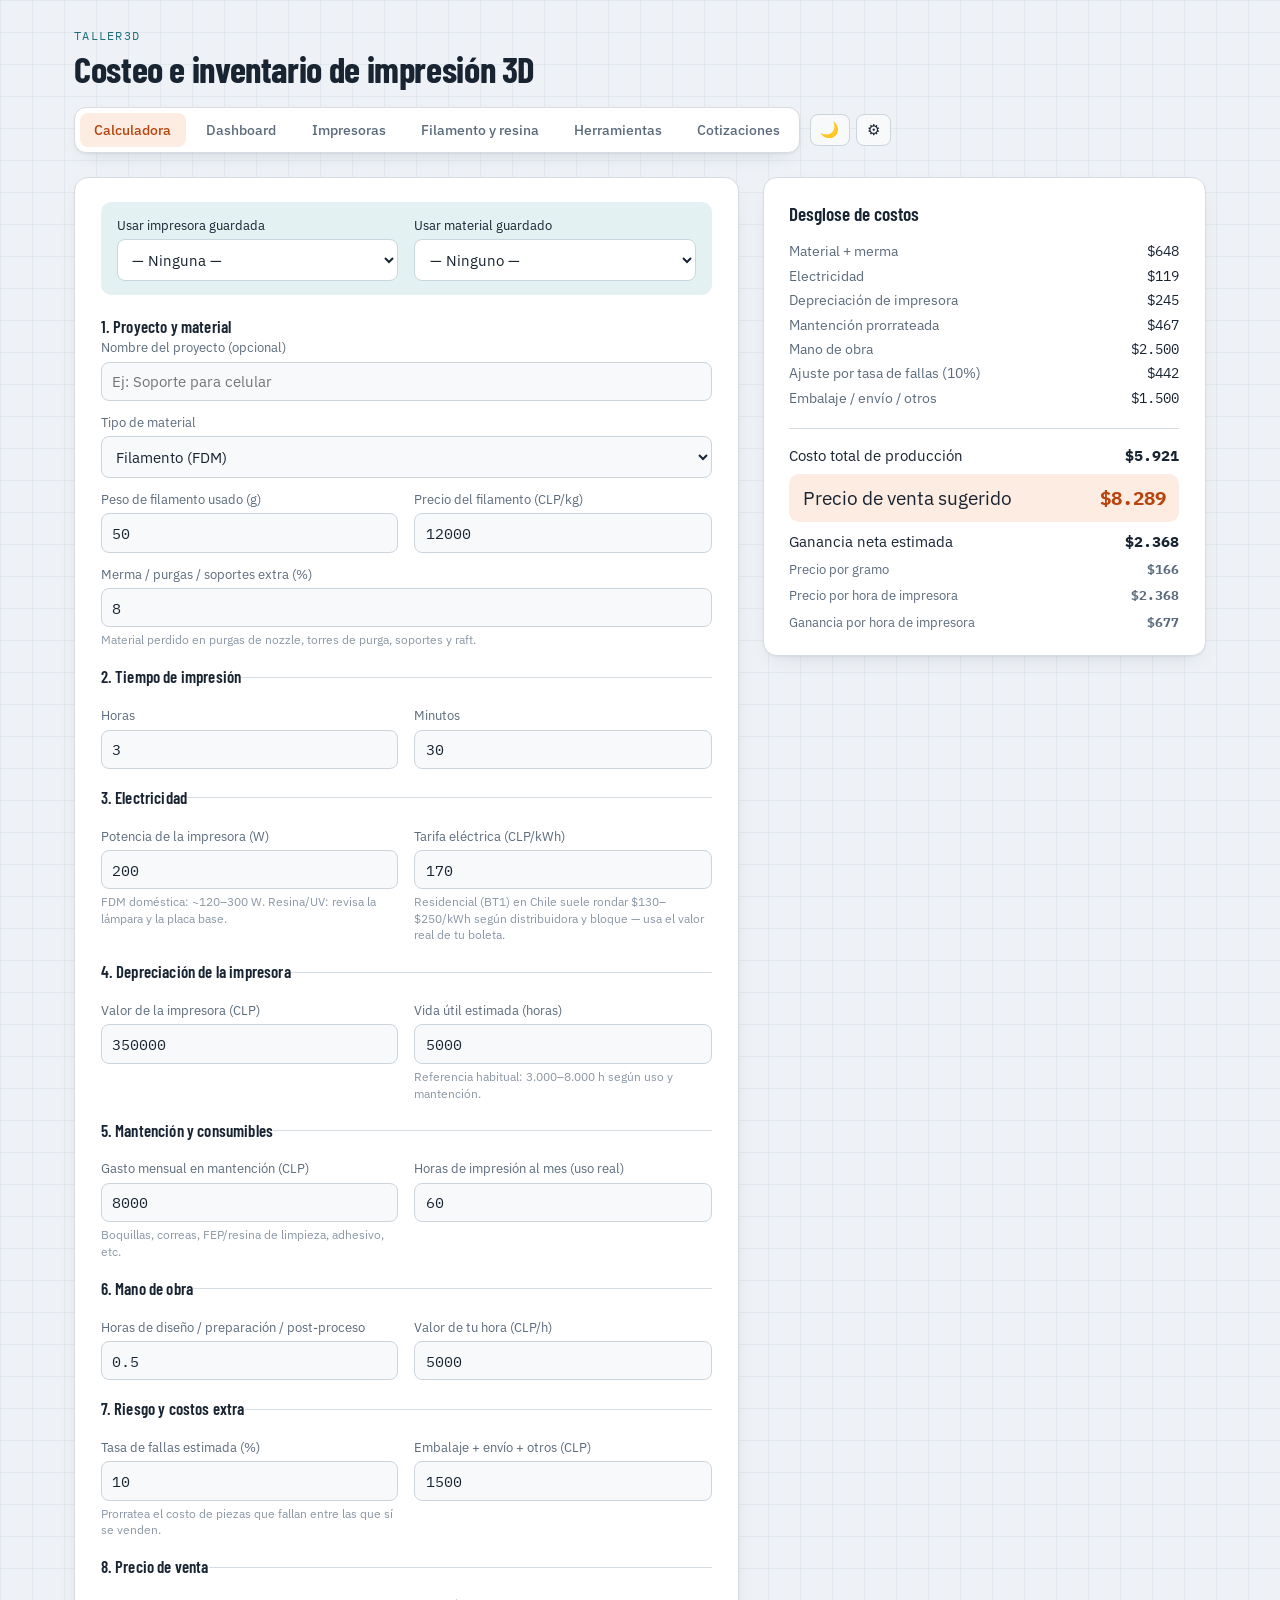
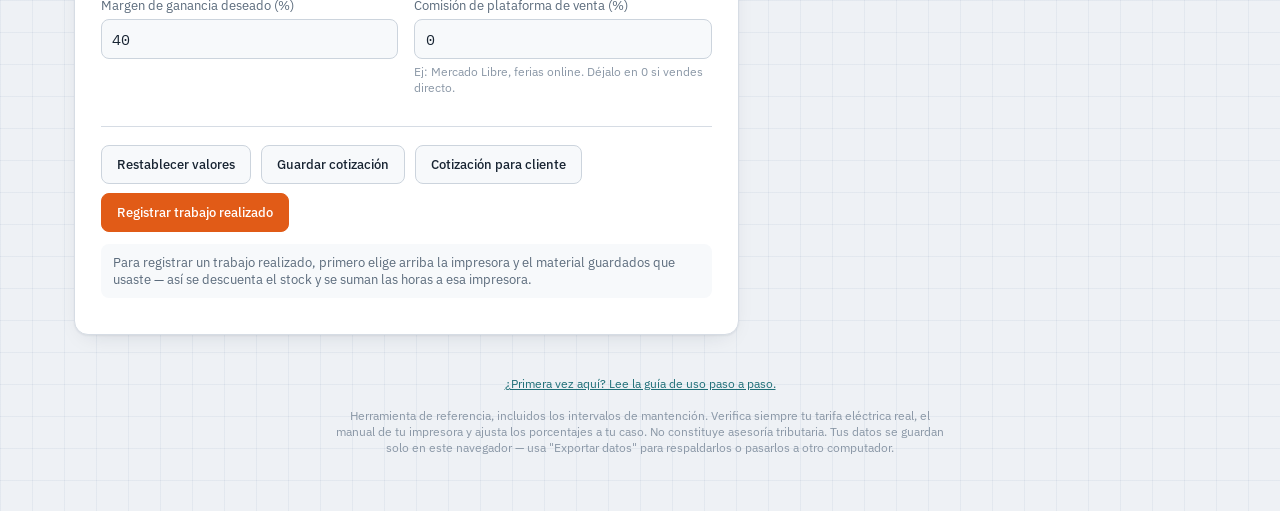
<file: index.html>
<!doctype html>
<html lang="es-CL">
<head>
<meta charset="UTF-8">
<meta name="viewport" content="width=device-width, initial-scale=1.0">
<title>Taller3D — Calculadora e inventario de impresión 3D</title>
<link rel="preconnect" href="https://fonts.googleapis.com">
<link rel="preconnect" href="https://fonts.gstatic.com" crossorigin>
<link href="https://fonts.googleapis.com/css2?family=Barlow+Condensed:wght@600;700&family=IBM+Plex+Sans:wght@400;500;600&family=IBM+Plex+Mono:wght@400;500;600&display=swap" rel="stylesheet">
<link rel="stylesheet" href="style.css">
</head>
<body>
<div class="shell">
  <div class="app-top">
    <div class="brand">
      <span class="eyebrow">Taller3D</span>
      <h1>Costeo e inventario de impresión 3D</h1>
    </div>
    <div class="top-controls">
      <nav class="tabs" role="tablist" aria-label="Secciones">
        <button class="tab-btn active" data-tab="calc" role="tab" aria-selected="true">Calculadora</button>
        <button class="tab-btn" data-tab="dashboard" role="tab" aria-selected="false">Dashboard</button>
        <button class="tab-btn" data-tab="printers" role="tab" aria-selected="false">Impresoras</button>
        <button class="tab-btn" data-tab="materials" role="tab" aria-selected="false">Filamento y resina</button>
        <button class="tab-btn" data-tab="tools" role="tab" aria-selected="false">Herramientas</button>
        <button class="tab-btn" data-tab="quotes" role="tab" aria-selected="false">Cotizaciones</button>
      </nav>
      <div class="icon-controls">
        <button class="btn btn-icon" id="btn-theme-toggle" title="Cambiar tema" aria-label="Cambiar tema claro/oscuro">🌙</button>
        <button class="btn btn-icon" id="btn-data-menu" title="Copia de seguridad de tus datos" aria-label="Exportar o importar datos">⚙</button>
      </div>
    </div>
  </div>

  <!-- ===== CALCULADORA ===== -->
  <section class="panel-view active" data-panel="calc">
    <div class="layout">
      <form id="calc-form" class="panel">

        <div class="quickfill">
          <label>
            Usar impresora guardada
            <select id="calcPrinterSelect">
              <option value="">— Ninguna —</option>
            </select>
          </label>
          <label>
            Usar material guardado
            <select id="calcMaterialSelect">
              <option value="">— Ninguno —</option>
            </select>
          </label>
        </div>

        <fieldset>
          <legend>1. Proyecto y material</legend>
          <label>
            Nombre del proyecto (opcional)
            <input type="text" id="projectName" placeholder="Ej: Soporte para celular">
          </label>
          <label>
            Tipo de material
            <select id="materialType">
              <option value="filamento">Filamento (FDM)</option>
              <option value="resina">Resina (SLA/DLP)</option>
            </select>
          </label>
          <div class="row">
            <label>
              <span id="weightLabel">Peso de filamento usado (g)</span>
              <input type="number" id="filamentWeight" min="0" step="0.1" value="50" required>
            </label>
            <label>
              <span id="priceLabel">Precio del filamento (CLP/kg)</span>
              <input type="number" id="filamentPrice" min="0" step="100" value="12000" required>
            </label>
          </div>
          <label>
            Merma / purgas / soportes extra (%)
            <input type="number" id="wastePercent" min="0" max="100" step="1" value="8">
            <small id="wasteHint">Material perdido en purgas de nozzle, torres de purga, soportes y raft.</small>
          </label>
        </fieldset>

        <fieldset>
          <legend>2. Tiempo de impresión</legend>
          <div class="row">
            <label>
              Horas
              <input type="number" id="printHours" min="0" step="1" value="3">
            </label>
            <label>
              Minutos
              <input type="number" id="printMinutes" min="0" max="59" step="1" value="30">
            </label>
          </div>
        </fieldset>

        <fieldset>
          <legend>3. Electricidad</legend>
          <div class="row">
            <label>
              Potencia de la impresora (W)
              <input type="number" id="printerPower" min="0" step="10" value="200">
              <small>FDM doméstica: ~120–300 W. Resina/UV: revisa la lámpara y la placa base.</small>
            </label>
            <label>
              Tarifa eléctrica (CLP/kWh)
              <input type="number" id="electricityRate" min="0" step="1" value="170">
              <small>Residencial (BT1) en Chile suele rondar $130–$250/kWh según distribuidora y bloque — usa el valor real de tu boleta.</small>
            </label>
          </div>
        </fieldset>

        <fieldset>
          <legend>4. Depreciación de la impresora</legend>
          <div class="row">
            <label>
              Valor de la impresora (CLP)
              <input type="number" id="printerCost" min="0" step="1000" value="350000">
            </label>
            <label>
              Vida útil estimada (horas)
              <input type="number" id="printerLifespan" min="0" step="100" value="5000">
              <small>Referencia habitual: 3.000–8.000 h según uso y mantención.</small>
            </label>
          </div>
        </fieldset>

        <fieldset>
          <legend>5. Mantención y consumibles</legend>
          <div class="row">
            <label>
              Gasto mensual en mantención (CLP)
              <input type="number" id="maintenanceMonthly" min="0" step="500" value="8000">
              <small>Boquillas, correas, FEP/resina de limpieza, adhesivo, etc.</small>
            </label>
            <label>
              Horas de impresión al mes (uso real)
              <input type="number" id="monthlyHours" min="1" step="1" value="60">
            </label>
          </div>
        </fieldset>

        <fieldset>
          <legend>6. Mano de obra</legend>
          <div class="row">
            <label>
              Horas de diseño / preparación / post-proceso
              <input type="number" id="laborHours" min="0" step="0.1" value="0.5">
            </label>
            <label>
              Valor de tu hora (CLP/h)
              <input type="number" id="laborRate" min="0" step="500" value="5000">
            </label>
          </div>
        </fieldset>

        <fieldset>
          <legend>7. Riesgo y costos extra</legend>
          <div class="row">
            <label>
              Tasa de fallas estimada (%)
              <input type="number" id="failureRate" min="0" max="95" step="1" value="10">
              <small>Prorratea el costo de piezas que fallan entre las que sí se venden.</small>
            </label>
            <label>
              Embalaje + envío + otros (CLP)
              <input type="number" id="extraCosts" min="0" step="100" value="1500">
            </label>
          </div>
        </fieldset>

        <fieldset>
          <legend>8. Precio de venta</legend>
          <div class="row">
            <label>
              Margen de ganancia deseado (%)
              <input type="number" id="marginPercent" min="0" step="1" value="40">
            </label>
            <label>
              Comisión de plataforma de venta (%)
              <input type="number" id="platformFee" min="0" max="90" step="1" value="0">
              <small>Ej: Mercado Libre, ferias online. Déjalo en 0 si vendes directo.</small>
            </label>
          </div>
        </fieldset>

        <div class="actions">
          <button type="button" class="btn" id="btn-reset">Restablecer valores</button>
          <button type="button" class="btn" id="btn-save-quote">Guardar cotización</button>
          <button type="button" class="btn" id="btn-print-quote">Cotización para cliente</button>
          <button type="button" class="btn btn-primary" id="btn-log-job">Registrar trabajo realizado</button>
        </div>
        <p class="inline-note" id="logJobHint">Para registrar un trabajo realizado, primero elige arriba la impresora y el material guardados que usaste — así se descuenta el stock y se suman las horas a esa impresora.</p>
      </form>

      <section class="panel result">
        <h2>Desglose de costos</h2>
        <dl class="breakdown" id="breakdown"></dl>
        <div class="totals">
          <div class="total-line">
            <span>Costo total de producción</span>
            <strong id="totalCost">$0</strong>
          </div>
          <div class="total-line highlight">
            <span>Precio de venta sugerido</span>
            <strong id="suggestedPrice">$0</strong>
          </div>
          <div class="total-line">
            <span>Ganancia neta estimada</span>
            <strong id="netProfit">$0</strong>
          </div>
          <div class="total-line small">
            <span id="perUnitLabel">Precio por gramo</span>
            <strong id="pricePerGram">$0</strong>
          </div>
          <div class="total-line small">
            <span>Precio por hora de impresora</span>
            <strong id="pricePerHour">$0</strong>
          </div>
          <div class="total-line small">
            <span>Ganancia por hora de impresora</span>
            <strong id="profitPerHour">$0</strong>
          </div>
        </div>
      </section>
    </div>
  </section>

  <!-- ===== DASHBOARD ===== -->
  <section class="panel-view" data-panel="dashboard">
    <div class="view-toolbar">
      <div>
        <h2>Panel de control</h2>
        <p>Historial de trabajos realizados, filamentos más usados, horas por impresora y mantenciones recomendadas.</p>
      </div>
    </div>

    <div id="dashboardEmpty" class="empty-state" hidden>
      <strong>Todavía no registras trabajos</strong>
      Ve a la Calculadora, elige una impresora y un material guardados, y presiona "Registrar trabajo realizado" cuando termines una impresión real. Aquí se irá armando tu historial.
    </div>

    <div id="dashboardContent" hidden>
      <div class="stat-grid">
        <div class="stat-tile">
          <span class="stat-label">Trabajos registrados</span>
          <strong class="stat-value" id="statJobCount">0</strong>
        </div>
        <div class="stat-tile">
          <span class="stat-label">Horas de impresión acumuladas</span>
          <strong class="stat-value" id="statTotalHours">0 h</strong>
        </div>
        <div class="stat-tile">
          <span class="stat-label">Ingresos estimados totales</span>
          <strong class="stat-value" id="statTotalRevenue">$0</strong>
        </div>
        <div class="stat-tile">
          <span class="stat-label">Ganancia neta estimada total</span>
          <strong class="stat-value" id="statTotalProfit">$0</strong>
        </div>
      </div>

      <div class="dash-section">
        <h3>Filamento y resina más usados</h3>
        <div id="materialRanking" class="rank-list"></div>
      </div>

      <div class="dash-section">
        <h3>Uso y mantención por impresora</h3>
        <p class="section-hint">Los intervalos de mantención son una referencia general — ajústalos al manual de tu impresora.</p>
        <div id="printerUsageList" class="printer-usage-list"></div>
      </div>

      <div class="dash-section">
        <h3>Historial de trabajos</h3>
        <div id="jobsHistoryList" class="list-rows"></div>
      </div>
    </div>
  </section>

  <!-- ===== IMPRESORAS ===== -->
  <section class="panel-view" data-panel="printers">
    <div class="view-toolbar">
      <div>
        <h2>Tus impresoras</h2>
        <p>FDM y resina, con foto, especificaciones y el dato que alimenta la calculadora (potencia, valor, vida útil).</p>
      </div>
      <div class="toolbar-btn-group">
        <button class="btn" id="btn-open-catalog">Elegir del catálogo</button>
        <button class="btn btn-primary" id="btn-add-printer">+ Nueva impresora</button>
      </div>
    </div>
    <div id="printersEmpty" class="empty-state" hidden>
      <strong>Todavía no agregas impresoras</strong>
      Registra tu primera impresora para verla aquí y usarla directo en la calculadora.
    </div>
    <div id="printersGrid" class="card-grid"></div>
  </section>

  <!-- ===== MATERIALES ===== -->
  <section class="panel-view" data-panel="materials">
    <div class="view-toolbar">
      <div>
        <h2>Filamento y resina</h2>
        <p>Tu stock de materiales, con color, marca y precio — selecciónalos directo desde la calculadora.</p>
      </div>
      <button class="btn btn-primary" id="btn-add-material">+ Nuevo material</button>
    </div>
    <div id="materialsEmpty" class="empty-state" hidden>
      <strong>Todavía no agregas materiales</strong>
      Registra tus rollos de filamento o botellas de resina para llevar el stock.
    </div>
    <div id="materialsList" class="list-rows"></div>
  </section>

  <!-- ===== HERRAMIENTAS ===== -->
  <section class="panel-view" data-panel="tools">
    <div class="view-toolbar">
      <div>
        <h2>Herramientas y accesorios</h2>
        <p>Espátulas, boquillas de repuesto, guantes de nitrilo, lijas — lo que usas junto a la impresora.</p>
      </div>
      <button class="btn btn-primary" id="btn-add-tool">+ Nueva herramienta</button>
    </div>
    <div id="toolsEmpty" class="empty-state" hidden>
      <strong>Todavía no agregas herramientas</strong>
      Registra tus herramientas y accesorios para saber qué tienes y cuánto.
    </div>
    <div id="toolsListRows" class="list-rows"></div>
  </section>

  <!-- ===== COTIZACIONES ===== -->
  <section class="panel-view" data-panel="quotes">
    <div class="view-toolbar">
      <div>
        <h2>Cotizaciones guardadas</h2>
        <p>Cada vez que guardas una cotización desde la calculadora, queda aquí como historial de precios ya calculados.</p>
      </div>
    </div>
    <div id="quotesEmpty" class="empty-state" hidden>
      <strong>Todavía no guardas cotizaciones</strong>
      Ve a la Calculadora, ajusta los valores y presiona "Guardar cotización".
    </div>
    <div id="quotesList" class="list-rows"></div>
  </section>

  <p class="page-footer">
    <a href="guia/">¿Primera vez aquí? Lee la guía de uso paso a paso.</a><br><br>
    Herramienta de referencia, incluidos los intervalos de mantención. Verifica siempre tu tarifa eléctrica real, el manual de tu impresora y ajusta los porcentajes a tu caso. No constituye asesoría tributaria. Tus datos se guardan solo en este navegador — usa "Exportar datos" para respaldarlos o pasarlos a otro computador.
  </p>
</div>

<!-- ===== DIALOG: PRINTER ===== -->
<dialog id="printerDialog">
  <form class="dialog-inner" id="printerForm">
    <h2 id="printerDialogTitle">Nueva impresora</h2>
    <label>
      Nombre
      <input type="text" id="pName" placeholder="Ej: Ender 3 V2" required>
    </label>
    <div class="row">
      <label>
        Marca / modelo
        <input type="text" id="pBrand" placeholder="Ej: Creality Ender 3 V2">
      </label>
      <label>
        Tipo
        <select id="pType">
          <option value="fdm">FDM (filamento)</option>
          <option value="resin">Resina (SLA/DLP)</option>
        </select>
      </label>
    </div>
    <div class="row">
      <label>
        Potencia (W)
        <input type="number" id="pPower" min="0" step="10" value="200">
      </label>
      <label>
        Valor de compra (CLP)
        <input type="number" id="pCost" min="0" step="1000" value="350000">
      </label>
    </div>
    <div class="row">
      <label>
        Vida útil estimada (horas)
        <input type="number" id="pLifespan" min="0" step="100" value="5000">
      </label>
      <label>
        Fecha de compra (opcional)
        <input type="date" id="pDate">
      </label>
    </div>
    <div class="row">
      <label>
        Horas ya usadas (si la impresora no es nueva)
        <input type="number" id="pTotalHours" min="0" step="1" value="0">
      </label>
      <label>
        Intervalo de mantención recomendado (horas)
        <input type="number" id="pMaintenanceInterval" min="0" step="10" value="200">
        <small>Referencia: ~200 h en FDM, ~100 h en resina. Ajusta según tu manual.</small>
      </label>
    </div>
    <label>
      Notas
      <textarea id="pNotes" placeholder="Modificaciones, estado, etc."></textarea>
    </label>
    <label>
      Foto de la impresora
      <div class="image-field">
        <div class="image-preview" id="pImagePreview">sin foto</div>
        <input type="file" id="pImageInput" accept="image/*">
      </div>
      <small>La foto se guarda comprimida en este navegador (no sube a ningún servidor).</small>
    </label>
    <div class="dialog-actions">
      <button type="button" class="btn" id="printerCancel">Cancelar</button>
      <button type="submit" class="btn btn-primary">Guardar</button>
    </div>
  </form>
</dialog>

<!-- ===== DIALOG: PRINTER CATALOG ===== -->
<dialog id="catalogDialog">
  <div class="dialog-inner catalog-dialog-inner">
    <h2>Catálogo de impresoras</h2>
    <p class="inline-note">Modelos de referencia del mercado. Elige uno para precargar tipo y potencia — luego ajusta el valor de compra y guarda. Los íconos son ilustrativos (no fotos del fabricante); puedes agregar tu propia foto real después de guardar.</p>
    <div id="catalogGrid" class="card-grid catalog-grid"></div>
    <div class="dialog-actions">
      <button type="button" class="btn" id="catalogClose">Cerrar</button>
    </div>
  </div>
</dialog>

<!-- ===== DIALOG: MATERIAL ===== -->
<dialog id="materialDialog">
  <form class="dialog-inner" id="materialForm">
    <h2 id="materialDialogTitle">Nuevo material</h2>
    <div class="row">
      <label>
        Tipo
        <select id="mType">
          <option value="filamento">Filamento</option>
          <option value="resina">Resina</option>
        </select>
      </label>
      <label>
        Material
        <input type="text" id="mMaterial" placeholder="Ej: PLA, PETG, ABS, Resina estándar" required>
      </label>
    </div>
    <div class="row">
      <label>
        Color
        <input type="text" id="mColorName" placeholder="Ej: Rojo transparente">
      </label>
      <label>
        Muestra de color
        <input type="color" id="mColorSwatch" value="#e15b17">
      </label>
    </div>
    <label>
      Marca
      <input type="text" id="mBrand" placeholder="Ej: 3DFila, Kupra, WSD">
    </label>
    <div class="row">
      <label>
        <span id="mStockLabel">Stock (g)</span>
        <input type="number" id="mStock" min="0" step="1" value="1000">
      </label>
      <label>
        <span id="mPriceLabel">Precio (CLP/kg)</span>
        <input type="number" id="mPrice" min="0" step="100" value="12000">
      </label>
    </div>
    <label>
      Notas
      <textarea id="mNotes" placeholder="Temperatura de impresión, proveedor, etc."></textarea>
    </label>
    <div class="dialog-actions">
      <button type="button" class="btn" id="materialCancel">Cancelar</button>
      <button type="submit" class="btn btn-primary">Guardar</button>
    </div>
  </form>
</dialog>

<!-- ===== DIALOG: TOOL ===== -->
<dialog id="toolDialog">
  <form class="dialog-inner" id="toolForm">
    <h2 id="toolDialogTitle">Nueva herramienta</h2>
    <label>
      Nombre
      <input type="text" id="tName" placeholder="Ej: Espátula metálica" required>
    </label>
    <div class="row">
      <label>
        Categoría
        <select id="tCategory">
          <option value="herramienta">Herramienta</option>
          <option value="accesorio">Accesorio</option>
          <option value="repuesto">Repuesto</option>
        </select>
      </label>
      <label>
        Cantidad
        <input type="number" id="tQuantity" min="0" step="1" value="1">
      </label>
    </div>
    <label>
      Notas
      <textarea id="tNotes" placeholder="Dónde la guardas, estado, etc."></textarea>
    </label>
    <div class="dialog-actions">
      <button type="button" class="btn" id="toolCancel">Cancelar</button>
      <button type="submit" class="btn btn-primary">Guardar</button>
    </div>
  </form>
</dialog>

<!-- ===== DIALOG: SAVE QUOTE ===== -->
<dialog id="quoteDialog">
  <form class="dialog-inner" id="quoteForm">
    <h2>Guardar cotización</h2>
    <label>
      Nombre de la cotización
      <input type="text" id="qName" placeholder="Ej: 3x Soporte celular para Juan" required>
    </label>
    <div class="dialog-actions">
      <button type="button" class="btn" id="quoteCancel">Cancelar</button>
      <button type="submit" class="btn btn-primary">Guardar</button>
    </div>
  </form>
</dialog>

<!-- ===== DIALOG: LOG JOB ===== -->
<dialog id="jobDialog">
  <form class="dialog-inner" id="jobForm">
    <h2>Registrar trabajo realizado</h2>
    <p class="inline-note" id="jobDialogSummary"></p>
    <label>
      Nombre del proyecto
      <input type="text" id="jName" placeholder="Ej: 3x Soporte celular" required>
    </label>
    <label>
      Fecha
      <input type="date" id="jDate" required>
    </label>
    <label>
      Notas (opcional)
      <textarea id="jNotes" placeholder="Cliente, observaciones, etc."></textarea>
    </label>
    <div class="dialog-actions">
      <button type="button" class="btn" id="jobCancel">Cancelar</button>
      <button type="submit" class="btn btn-primary">Registrar</button>
    </div>
  </form>
</dialog>

<!-- ===== DIALOG: DATA BACKUP ===== -->
<dialog id="dataDialog">
  <div class="dialog-inner">
    <h2>Copia de seguridad</h2>
    <p class="inline-note">Tus impresoras, materiales, herramientas, cotizaciones y el historial de trabajos se guardan solo en este navegador. Exporta un archivo para respaldarlos o pasarlos a otro computador.</p>
    <div class="actions">
      <button type="button" class="btn btn-primary" id="btn-export-data">Exportar datos (.json)</button>
      <button type="button" class="btn" id="btn-import-data">Importar datos</button>
      <input type="file" id="importFileInput" accept="application/json" hidden>
    </div>
    <div class="actions">
      <button type="button" class="btn btn-danger-ghost" id="btn-clear-data">Borrar todos los datos de este navegador</button>
    </div>
    <div class="dialog-actions">
      <button type="button" class="btn" id="dataDialogClose">Cerrar</button>
    </div>
  </div>
</dialog>

<!-- ===== PRINT SHEET (visible only when printing) ===== -->
<div id="printSheet" class="print-sheet"></div>

<script src="app.js"></script>
</body>
</html>
</file>
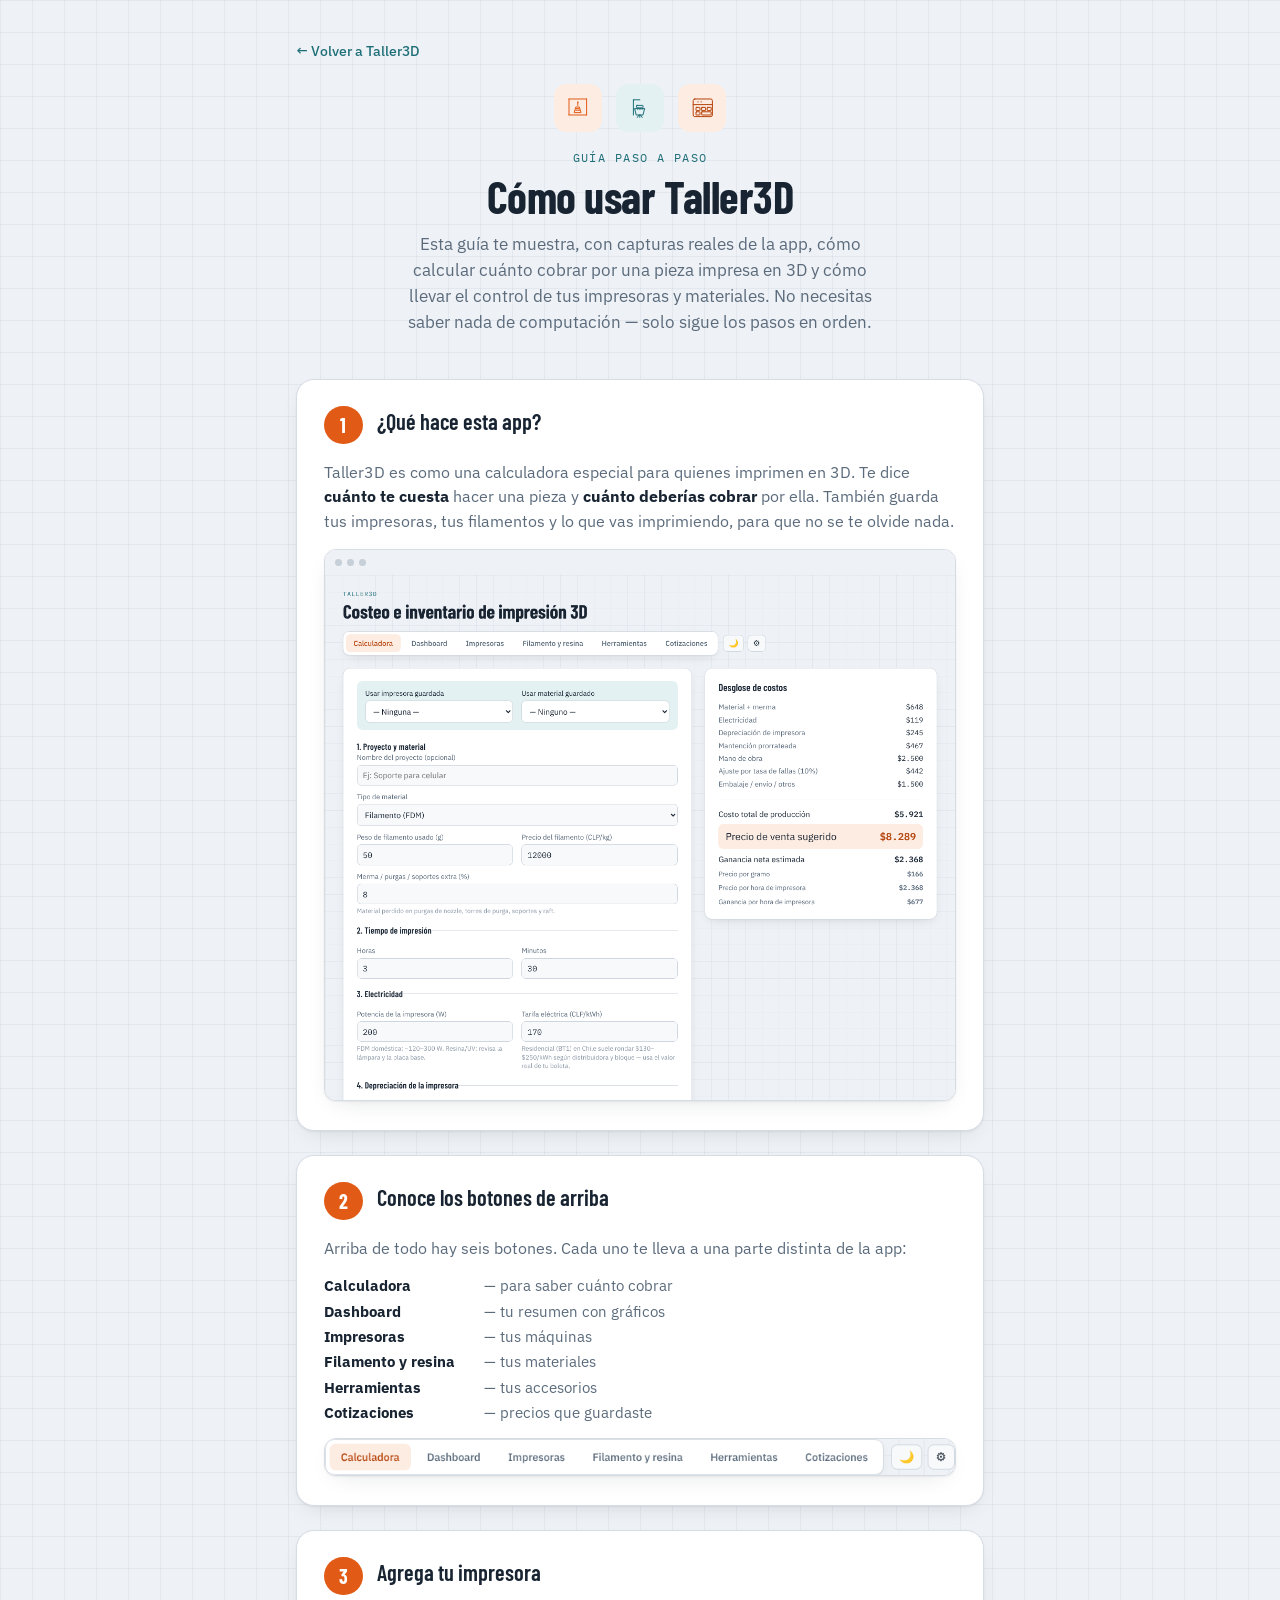
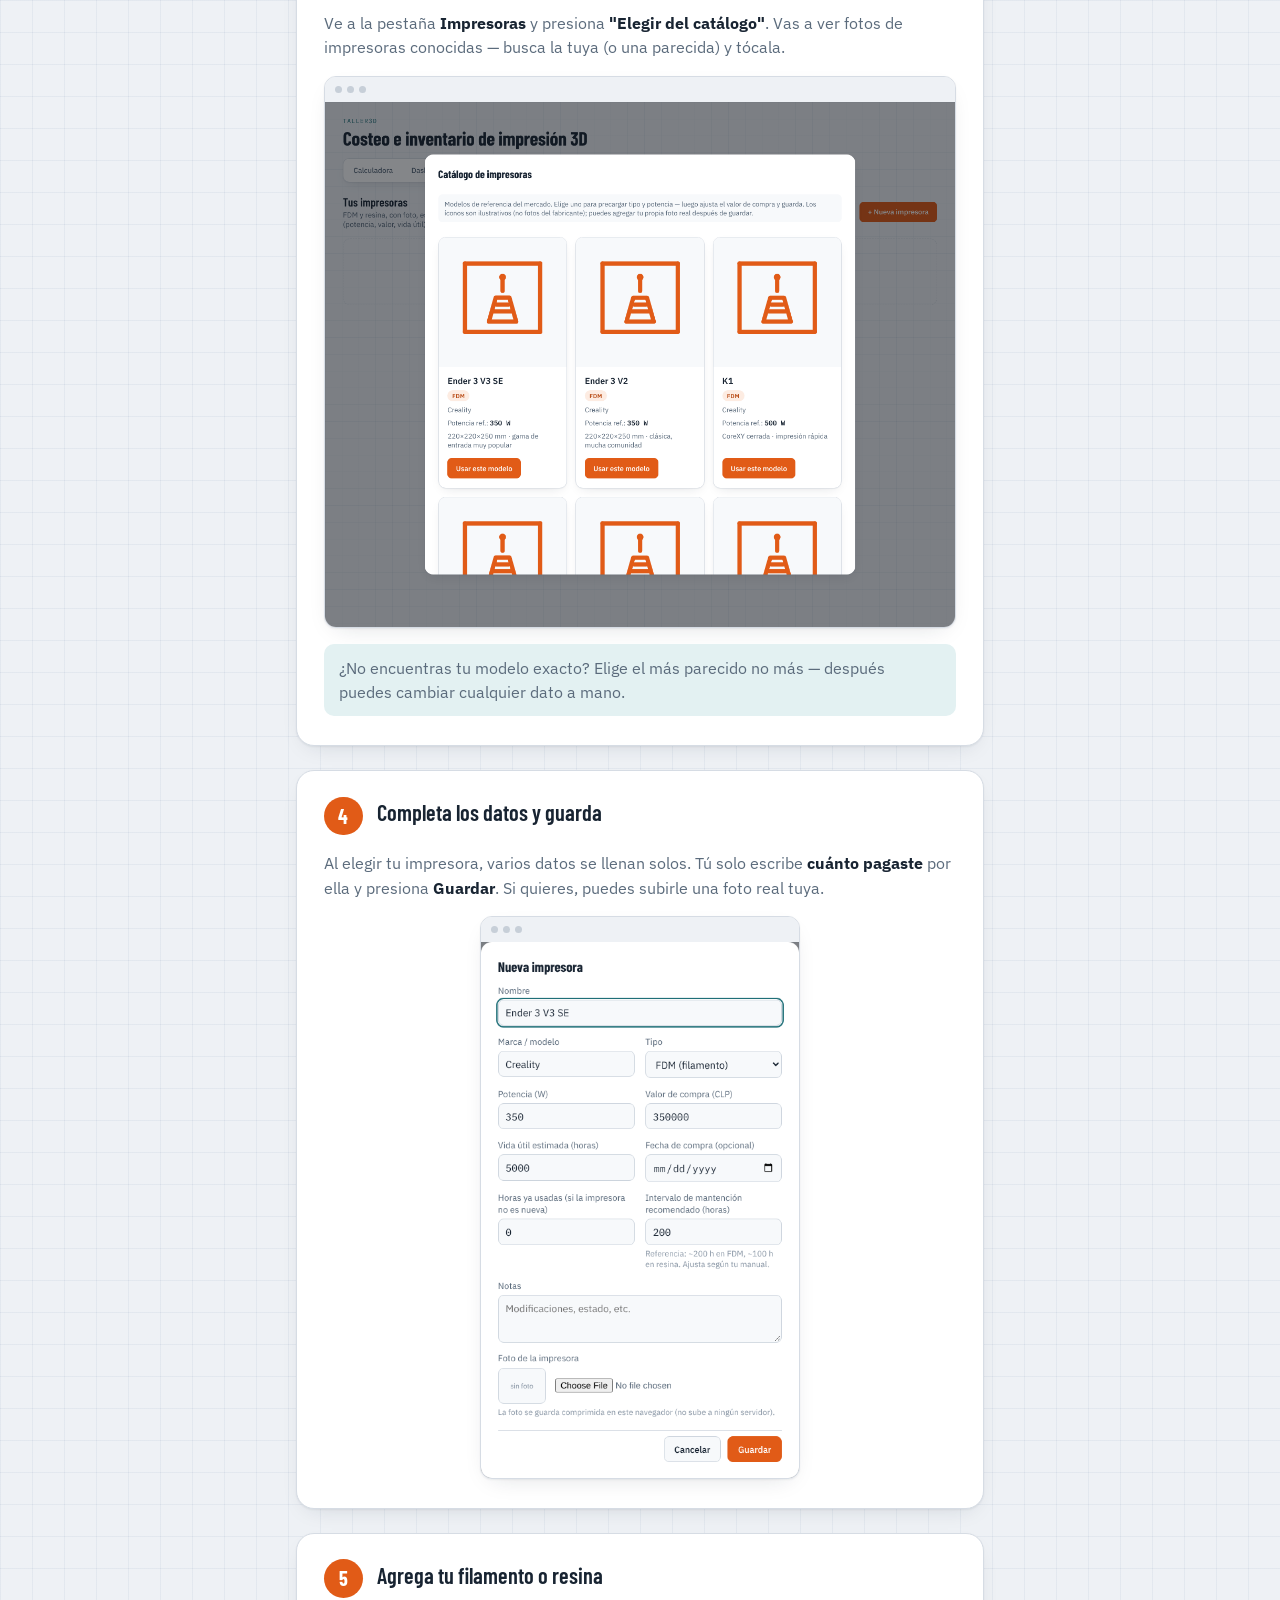
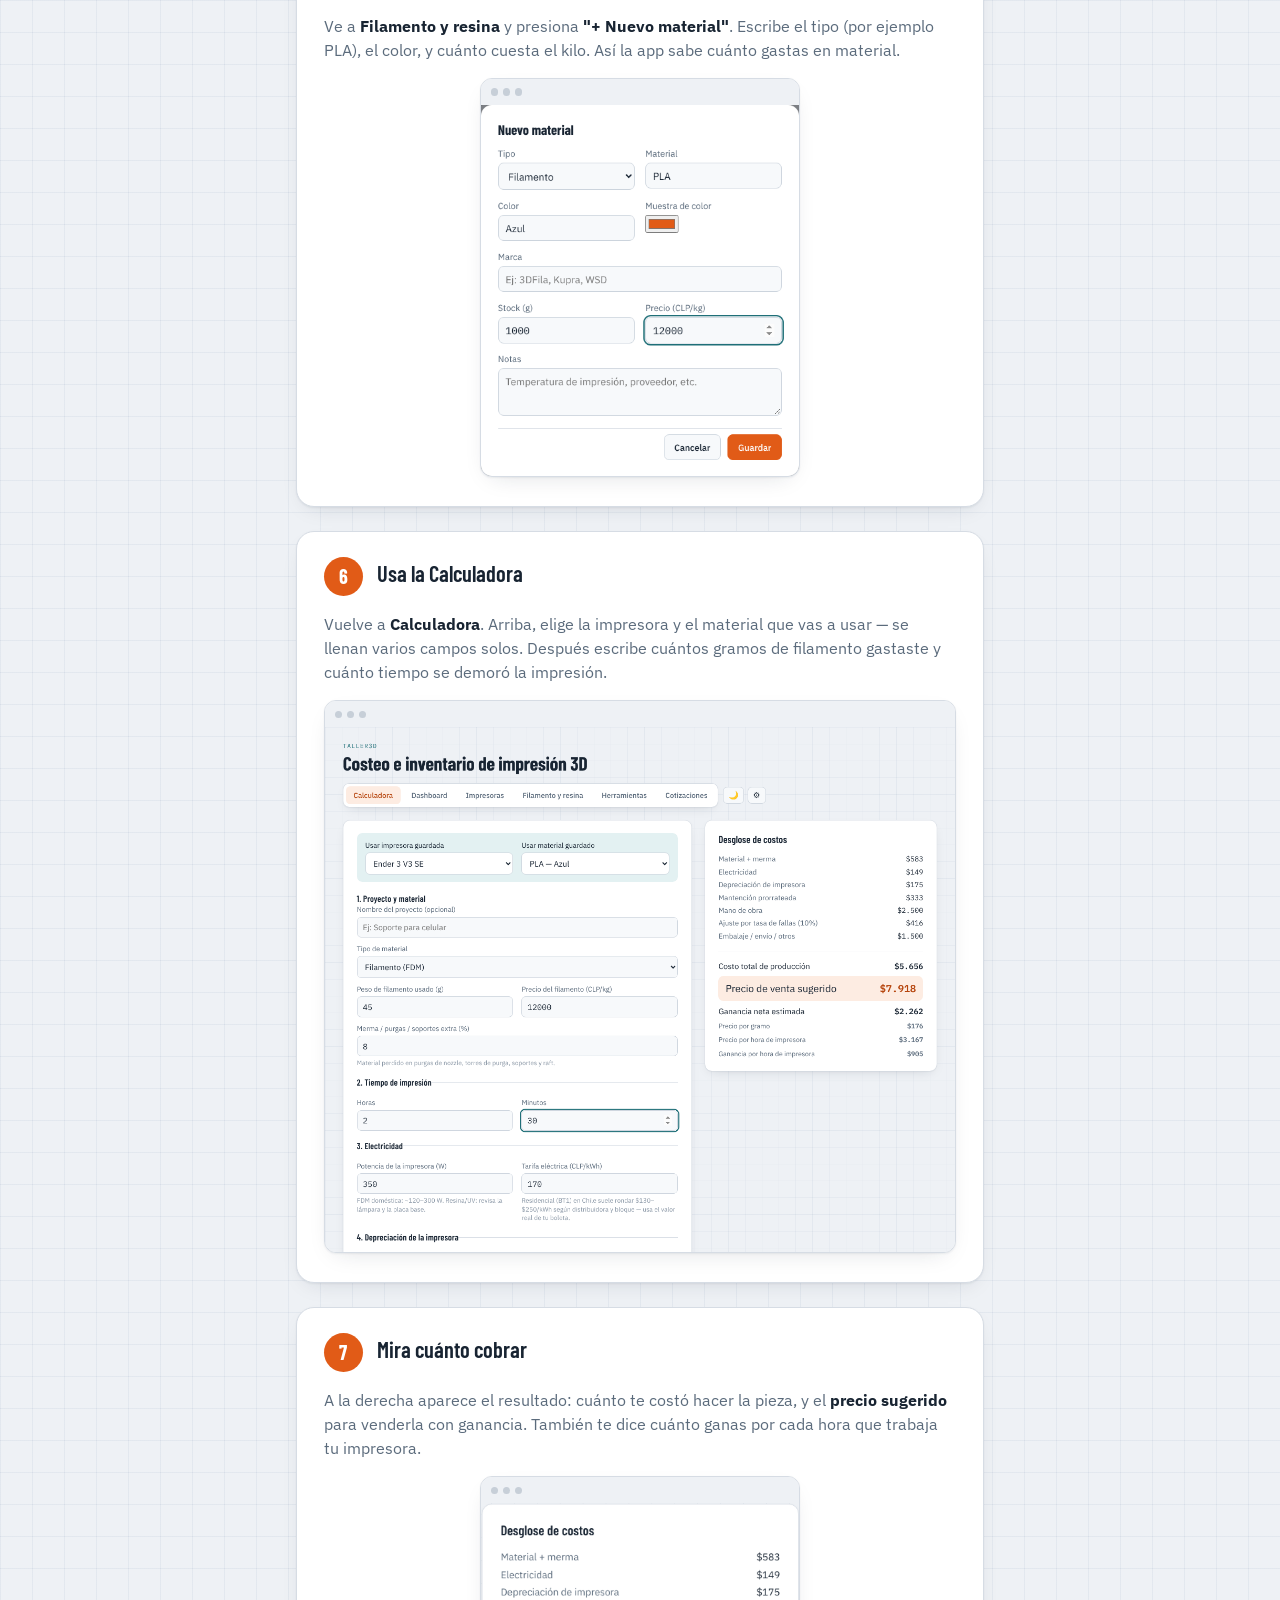
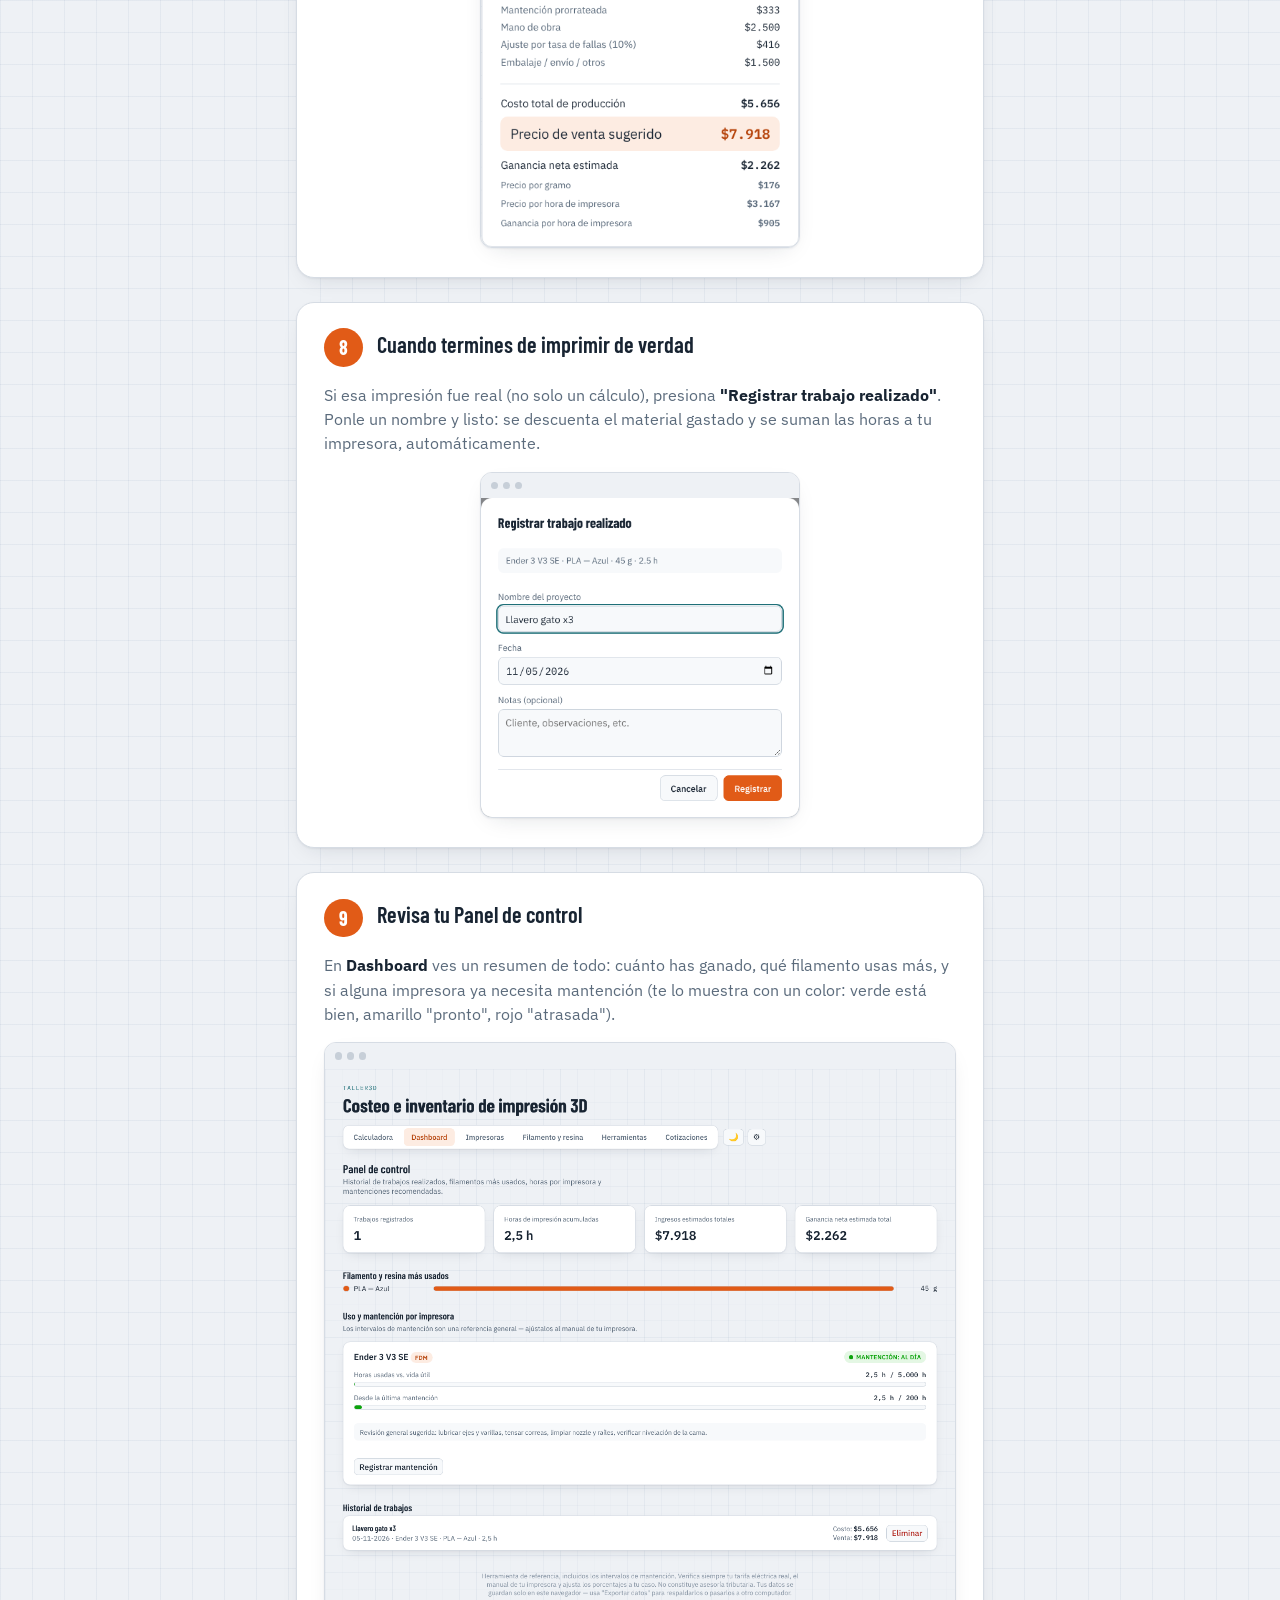
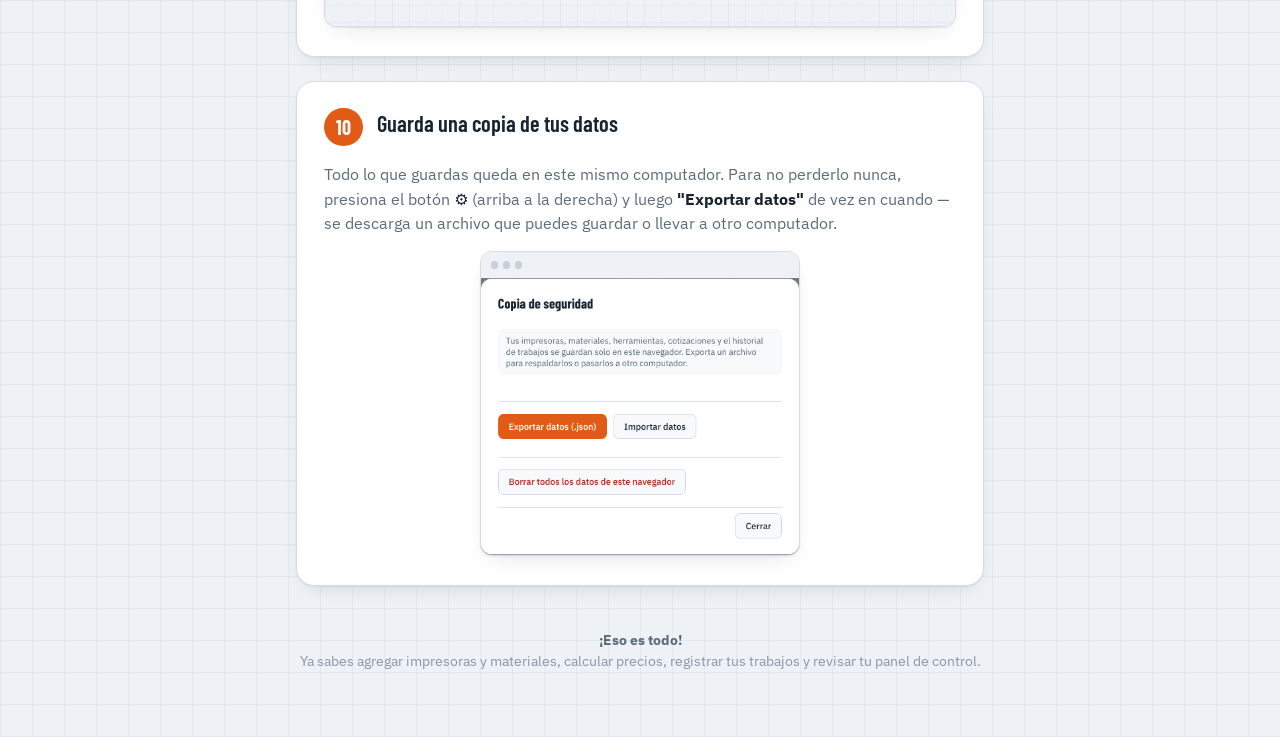
<file: guia/index.html>
<!doctype html>
<html lang="es-CL">
<head>
<meta charset="UTF-8">
<meta name="viewport" content="width=device-width, initial-scale=1.0">
<title>Guía de Taller3D</title>
<link rel="preconnect" href="https://fonts.googleapis.com">
<link rel="preconnect" href="https://fonts.gstatic.com" crossorigin>
<link href="https://fonts.googleapis.com/css2?family=Barlow+Condensed:wght@600;700&family=IBM+Plex+Sans:wght@400;500;600;700&family=IBM+Plex+Mono:wght@500&display=swap" rel="stylesheet">
<style>
/* Layout: single centered column of numbered step-cards, each pairing one short
   plain-language instruction with a real screenshot framed like a little browser window. */
:root {
  --bg: #eef1f5;
  --bg-grid-line: rgba(31, 71, 120, 0.055);
  --panel-bg: #ffffff;
  --panel-border: #d6dce4;
  --text: #182432;
  --text-muted: #5b6b7c;
  --text-faint: #8a97a6;
  --accent: #e15b17;
  --accent-strong: #b6440c;
  --accent-tint: #fdece2;
  --accent-2: #1f6f78;
  --accent-2-tint: #e3f1f2;
  --shadow: 0 1px 2px rgba(24, 36, 50, 0.06), 0 8px 24px -12px rgba(24, 36, 50, 0.18);
  --frame-bar: #eef1f5;
  --frame-dot: #c7cfd8;
}

@media (prefers-color-scheme: dark) {
  :root:not([data-theme="light"]) {
    --bg: #12171f;
    --bg-grid-line: rgba(120, 170, 220, 0.06);
    --panel-bg: #1a212b;
    --panel-border: #2b3543;
    --text: #eaeef3;
    --text-muted: #9aa7b6;
    --text-faint: #6d7889;
    --accent: #ff8548;
    --accent-strong: #ffab7a;
    --accent-tint: #33231a;
    --accent-2: #5fc2cb;
    --accent-2-tint: #16292b;
    --shadow: 0 1px 2px rgba(0, 0, 0, 0.3), 0 12px 28px -14px rgba(0, 0, 0, 0.55);
    --frame-bar: #141a22;
    --frame-dot: #3a4453;
    color-scheme: dark;
  }
}
:root[data-theme="dark"] {
  --bg: #12171f;
  --bg-grid-line: rgba(120, 170, 220, 0.06);
  --panel-bg: #1a212b;
  --panel-border: #2b3543;
  --text: #eaeef3;
  --text-muted: #9aa7b6;
  --text-faint: #6d7889;
  --accent: #ff8548;
  --accent-strong: #ffab7a;
  --accent-tint: #33231a;
  --accent-2: #5fc2cb;
  --accent-2-tint: #16292b;
  --shadow: 0 1px 2px rgba(0, 0, 0, 0.3), 0 12px 28px -14px rgba(0, 0, 0, 0.55);
  --frame-bar: #141a22;
  --frame-dot: #3a4453;
  color-scheme: dark;
}

* { box-sizing: border-box; }

body {
  margin: 0;
  font-family: "IBM Plex Sans", system-ui, -apple-system, "Segoe UI", sans-serif;
  color: var(--text);
  background:
    linear-gradient(var(--bg-grid-line) 1px, transparent 1px) 0 0 / 32px 32px,
    linear-gradient(90deg, var(--bg-grid-line) 1px, transparent 1px) 0 0 / 32px 32px,
    var(--bg);
}

.wrap {
  max-width: 720px;
  margin: 0 auto;
  padding: 2.5rem max(16px, env(safe-area-inset-left, 0px)) 4rem max(16px, env(safe-area-inset-right, 0px));
}

.back-link {
  display: inline-block; margin-bottom: 1.5rem; color: var(--accent-2); text-decoration: none;
  font-size: 0.88rem; font-weight: 500;
}
.back-link:hover { text-decoration: underline; }

header.hero { text-align: center; margin-bottom: 2.75rem; }

.hero-icons { display: flex; justify-content: center; gap: 0.9rem; margin-bottom: 1.1rem; }
.hero-icons span {
  width: 3rem; height: 3rem; border-radius: 12px; display: flex; align-items: center; justify-content: center;
  background: var(--accent-tint);
}
.hero-icons span:nth-child(2) { background: var(--accent-2-tint); }
.hero-icons svg { width: 1.6rem; height: 1.6rem; }
.hero-icons span:nth-child(1) svg { color: var(--accent); }
.hero-icons span:nth-child(2) svg { color: var(--accent-2); }
.hero-icons span:nth-child(3) svg { color: var(--accent-strong); }

.eyebrow {
  display: block; font-family: "IBM Plex Mono", ui-monospace, monospace; font-size: 0.74rem;
  letter-spacing: 0.12em; text-transform: uppercase; color: var(--accent-2); margin-bottom: 0.5rem;
}

h1 {
  margin: 0 0 0.7rem; font-family: "Barlow Condensed", sans-serif; font-weight: 700;
  font-size: clamp(2rem, 6vw, 2.8rem); line-height: 1.05; letter-spacing: -0.01em; text-wrap: balance;
}

.hero p {
  margin: 0 auto; max-width: 480px; color: var(--text-muted); font-size: 1.05rem; line-height: 1.55; text-wrap: balance;
}

.steps { display: flex; flex-direction: column; gap: 1.5rem; }

.step {
  background: var(--panel-bg); border: 1px solid var(--panel-border); border-radius: 18px;
  box-shadow: var(--shadow); padding: 1.6rem 1.7rem 1.8rem; display: flex; flex-direction: column; gap: 1rem;
}

.step-head { display: flex; align-items: flex-start; gap: 0.9rem; }

.step-num {
  flex: 0 0 auto; width: 2.4rem; height: 2.4rem; border-radius: 999px; background: var(--accent);
  color: #fff; display: flex; align-items: center; justify-content: center;
  font-family: "Barlow Condensed", sans-serif; font-weight: 700; font-size: 1.25rem;
}

.step-head h2 {
  margin: 0.15rem 0 0; font-family: "Barlow Condensed", sans-serif; font-weight: 600; font-size: 1.4rem; text-wrap: balance;
}

.step p { margin: 0; color: var(--text-muted); font-size: 0.98rem; line-height: 1.55; }
.step p + p { margin-top: 0.5rem; }
.step strong { color: var(--text); }

.tab-legend { list-style: none; margin: 0; padding: 0; display: flex; flex-direction: column; gap: 0.4rem; font-size: 0.92rem; }
.tab-legend li { display: flex; gap: 0.5rem; }
.tab-legend b { color: var(--text); min-width: 9.5rem; flex-shrink: 0; }
.tab-legend span { color: var(--text-muted); }

.shots { display: flex; gap: 1rem; flex-wrap: wrap; justify-content: center; }
.shot-frame {
  border: 1px solid var(--panel-border); border-radius: 12px; overflow: hidden; background: var(--panel-bg);
  box-shadow: var(--shadow); max-width: 100%;
}
.shot-frame.wide { flex: 1 1 100%; }
.shot-frame.narrow { flex: 0 1 320px; }
.shot-bar { height: 1.6rem; background: var(--frame-bar); display: flex; align-items: center; gap: 0.3rem; padding: 0 0.6rem; }
.shot-bar i { width: 0.45rem; height: 0.45rem; border-radius: 999px; background: var(--frame-dot); }
.shot-frame img { display: block; width: 100%; height: auto; }

.tip {
  background: var(--accent-2-tint); border-radius: 10px; padding: 0.75rem 0.9rem; font-size: 0.88rem; color: var(--text);
}

footer {
  text-align: center; margin-top: 2.75rem; color: var(--text-faint); font-size: 0.85rem; line-height: 1.6;
}
footer strong { color: var(--text-muted); }

@media (max-width: 480px) {
  .step { padding: 1.3rem 1.1rem 1.5rem; }
  .tab-legend b { min-width: 7.5rem; }
}
</style>
</head>
<body>

<div class="wrap">
  <a class="back-link" href="../">&larr; Volver a Taller3D</a>
  <header class="hero">
    <div class="hero-icons">
      <span><svg viewBox="0 0 64 64" fill="none" stroke="currentColor" stroke-width="2.5" stroke-linecap="round" stroke-linejoin="round"><path d="M10 10 L10 50 M54 10 L54 50"/><path d="M10 10 L54 10"/><path d="M10 50 L54 50"/><circle cx="32" cy="18" r="2" fill="currentColor" stroke="none"/><path d="M32 18 L32 26"/><path d="M24 44 L40 44 L36 30 L28 30 Z"/><path d="M27 38 L37 38 M28.5 34 L35.5 34"/></svg></span>
      <span><svg viewBox="0 0 64 64" fill="none" stroke="currentColor" stroke-width="2.5" stroke-linecap="round" stroke-linejoin="round"><path d="M16 12 L16 50"/><path d="M16 12 L32 12"/><rect x="24" y="26" width="16" height="6" rx="1"/><path d="M20 34 L44 34 L40 50 L24 50 Z"/><path d="M20 34 Q 32 38 44 34" stroke-dasharray="1 5"/><path d="M26 56 L30 50 M32 56 L32 50 M38 56 L34 50"/></svg></span>
      <span><svg viewBox="0 0 64 64" fill="none" stroke="currentColor" stroke-width="2.5" stroke-linecap="round" stroke-linejoin="round"><rect x="8" y="10" width="48" height="44" rx="4"/><line x1="8" y1="24" x2="56" y2="24"/><circle cx="20" cy="17" r="1.6" fill="currentColor" stroke="none"/><circle cx="28" cy="17" r="1.6" fill="currentColor" stroke="none"/><rect x="15" y="31" width="10" height="8" rx="1"/><rect x="29" y="31" width="10" height="8" rx="1"/><rect x="15" y="42" width="10" height="8" rx="1"/><rect x="29" y="42" width="24" height="8" rx="1"/><rect x="43" y="31" width="10" height="8" rx="1"/></svg></span>
    </div>
    <span class="eyebrow">Guía paso a paso</span>
    <h1>Cómo usar Taller3D</h1>
    <p>Esta guía te muestra, con capturas reales de la app, cómo calcular cuánto cobrar por una pieza impresa en 3D y cómo llevar el control de tus impresoras y materiales. No necesitas saber nada de computación — solo sigue los pasos en orden.</p>
  </header>

  <div class="steps">

    <section class="step">
      <div class="step-head">
        <span class="step-num">1</span>
        <h2>¿Qué hace esta app?</h2>
      </div>
      <p>Taller3D es como una calculadora especial para quienes imprimen en 3D. Te dice <strong>cuánto te cuesta</strong> hacer una pieza y <strong>cuánto deberías cobrar</strong> por ella. También guarda tus impresoras, tus filamentos y lo que vas imprimiendo, para que no se te olvide nada.</p>
      <div class="shots">
        <div class="shot-frame wide"><div class="shot-bar"><i></i><i></i><i></i></div><img src="01-overview.png" alt="Pantalla principal de Taller3D mostrando la Calculadora"></div>
      </div>
    </section>

    <section class="step">
      <div class="step-head">
        <span class="step-num">2</span>
        <h2>Conoce los botones de arriba</h2>
      </div>
      <p>Arriba de todo hay seis botones. Cada uno te lleva a una parte distinta de la app:</p>
      <ul class="tab-legend">
        <li><b>Calculadora</b><span>— para saber cuánto cobrar</span></li>
        <li><b>Dashboard</b><span>— tu resumen con gráficos</span></li>
        <li><b>Impresoras</b><span>— tus máquinas</span></li>
        <li><b>Filamento y resina</b><span>— tus materiales</span></li>
        <li><b>Herramientas</b><span>— tus accesorios</span></li>
        <li><b>Cotizaciones</b><span>— precios que guardaste</span></li>
      </ul>
      <div class="shots">
        <div class="shot-frame wide"><img src="02-tabs.png" alt="Fila de pestañas de Taller3D"></div>
      </div>
    </section>

    <section class="step">
      <div class="step-head">
        <span class="step-num">3</span>
        <h2>Agrega tu impresora</h2>
      </div>
      <p>Ve a la pestaña <strong>Impresoras</strong> y presiona <strong>"Elegir del catálogo"</strong>. Vas a ver fotos de impresoras conocidas — busca la tuya (o una parecida) y tócala.</p>
      <div class="shots">
        <div class="shot-frame wide"><div class="shot-bar"><i></i><i></i><i></i></div><img src="04-catalog.png" alt="Catálogo de impresoras con modelos para elegir"></div>
      </div>
      <p class="tip">¿No encuentras tu modelo exacto? Elige el más parecido no más — después puedes cambiar cualquier dato a mano.</p>
    </section>

    <section class="step">
      <div class="step-head">
        <span class="step-num">4</span>
        <h2>Completa los datos y guarda</h2>
      </div>
      <p>Al elegir tu impresora, varios datos se llenan solos. Tú solo escribe <strong>cuánto pagaste</strong> por ella y presiona <strong>Guardar</strong>. Si quieres, puedes subirle una foto real tuya.</p>
      <div class="shots">
        <div class="shot-frame narrow"><div class="shot-bar"><i></i><i></i><i></i></div><img src="05-printer-form.png" alt="Formulario para agregar una impresora nueva"></div>
      </div>
    </section>

    <section class="step">
      <div class="step-head">
        <span class="step-num">5</span>
        <h2>Agrega tu filamento o resina</h2>
      </div>
      <p>Ve a <strong>Filamento y resina</strong> y presiona <strong>"+ Nuevo material"</strong>. Escribe el tipo (por ejemplo PLA), el color, y cuánto cuesta el kilo. Así la app sabe cuánto gastas en material.</p>
      <div class="shots">
        <div class="shot-frame narrow"><div class="shot-bar"><i></i><i></i><i></i></div><img src="07-material-form.png" alt="Formulario para agregar un material nuevo"></div>
      </div>
    </section>

    <section class="step">
      <div class="step-head">
        <span class="step-num">6</span>
        <h2>Usa la Calculadora</h2>
      </div>
      <p>Vuelve a <strong>Calculadora</strong>. Arriba, elige la impresora y el material que vas a usar — se llenan varios campos solos. Después escribe cuántos gramos de filamento gastaste y cuánto tiempo se demoró la impresión.</p>
      <div class="shots">
        <div class="shot-frame wide"><div class="shot-bar"><i></i><i></i><i></i></div><img src="09-calc-filled.png" alt="Calculadora con una impresora y un material ya elegidos"></div>
      </div>
    </section>

    <section class="step">
      <div class="step-head">
        <span class="step-num">7</span>
        <h2>Mira cuánto cobrar</h2>
      </div>
      <p>A la derecha aparece el resultado: cuánto te costó hacer la pieza, y el <strong>precio sugerido</strong> para venderla con ganancia. También te dice cuánto ganas por cada hora que trabaja tu impresora.</p>
      <div class="shots">
        <div class="shot-frame narrow"><div class="shot-bar"><i></i><i></i><i></i></div><img src="10-result-panel.png" alt="Panel de resultado con el precio sugerido"></div>
      </div>
    </section>

    <section class="step">
      <div class="step-head">
        <span class="step-num">8</span>
        <h2>Cuando termines de imprimir de verdad</h2>
      </div>
      <p>Si esa impresión fue real (no solo un cálculo), presiona <strong>"Registrar trabajo realizado"</strong>. Ponle un nombre y listo: se descuenta el material gastado y se suman las horas a tu impresora, automáticamente.</p>
      <div class="shots">
        <div class="shot-frame narrow"><div class="shot-bar"><i></i><i></i><i></i></div><img src="12-log-job-dialog.png" alt="Ventana para registrar un trabajo realizado"></div>
      </div>
    </section>

    <section class="step">
      <div class="step-head">
        <span class="step-num">9</span>
        <h2>Revisa tu Panel de control</h2>
      </div>
      <p>En <strong>Dashboard</strong> ves un resumen de todo: cuánto has ganado, qué filamento usas más, y si alguna impresora ya necesita mantención (te lo muestra con un color: verde está bien, amarillo "pronto", rojo "atrasada").</p>
      <div class="shots">
        <div class="shot-frame wide"><div class="shot-bar"><i></i><i></i><i></i></div><img src="13-dashboard.png" alt="Panel de control con estadísticas y estado de mantención"></div>
      </div>
    </section>

    <section class="step">
      <div class="step-head">
        <span class="step-num">10</span>
        <h2>Guarda una copia de tus datos</h2>
      </div>
      <p>Todo lo que guardas queda en este mismo computador. Para no perderlo nunca, presiona el botón <strong>⚙</strong> (arriba a la derecha) y luego <strong>"Exportar datos"</strong> de vez en cuando — se descarga un archivo que puedes guardar o llevar a otro computador.</p>
      <div class="shots">
        <div class="shot-frame narrow"><div class="shot-bar"><i></i><i></i><i></i></div><img src="14-backup.png" alt="Ventana de copia de seguridad con exportar e importar"></div>
      </div>
    </section>

  </div>

  <footer>
    <strong>¡Eso es todo!</strong><br>
    Ya sabes agregar impresoras y materiales, calcular precios, registrar tus trabajos y revisar tu panel de control.
  </footer>
</div>
</body>
</html>
</file>
<file: style.css>
:root {
  --bg: #eef1f5;
  --bg-grid-line: rgba(31, 71, 120, 0.055);
  --panel-bg: #ffffff;
  --panel-border: #d6dce4;
  --text: #182432;
  --text-muted: #5b6b7c;
  --text-faint: #8a97a6;
  --field-bg: #f7f9fb;
  --field-border: #ccd4dd;
  --accent: #e15b17;
  --accent-strong: #b6440c;
  --accent-tint: #fdece2;
  --accent-2: #1f6f78;
  --accent-2-tint: #e3f1f2;
  --danger: #b3261e;
  --danger-tint: #fbe9e7;
  --shadow: 0 1px 2px rgba(24, 36, 50, 0.06), 0 8px 24px -12px rgba(24, 36, 50, 0.18);
  --focus-ring: #1f6f78;

  /* Status palette — fixed, never themed; same steps in light and dark */
  --status-good: #0ca30c;
  --status-good-tint: #e4f7e4;
  --status-warning: #fab219;
  --status-warning-tint: #fef3dd;
  --status-critical: #d03b3b;
  --status-critical-tint: #fbe4e4;
  --status-ink-on-warning: #0b0b0b;
}

@media (prefers-color-scheme: dark) {
  :root:not([data-theme="light"]) {
    --bg: #12171f;
    --bg-grid-line: rgba(120, 170, 220, 0.06);
    --panel-bg: #1a212b;
    --panel-border: #2b3543;
    --text: #eaeef3;
    --text-muted: #9aa7b6;
    --text-faint: #6d7889;
    --field-bg: #141a22;
    --field-border: #313d4c;
    --accent: #ff8548;
    --accent-strong: #ffab7a;
    --accent-tint: #33231a;
    --accent-2: #5fc2cb;
    --accent-2-tint: #16292b;
    --danger: #ff6e62;
    --danger-tint: #341b19;
    --shadow: 0 1px 2px rgba(0, 0, 0, 0.3), 0 12px 28px -14px rgba(0, 0, 0, 0.55);
    --focus-ring: #5fc2cb;
    --status-good-tint: #16291a;
    --status-warning-tint: #332812;
    --status-critical-tint: #35191a;
    --status-ink-on-warning: #ffd980;
  }
}

:root[data-theme="dark"] {
  --bg: #12171f;
  --bg-grid-line: rgba(120, 170, 220, 0.06);
  --panel-bg: #1a212b;
  --panel-border: #2b3543;
  --text: #eaeef3;
  --text-muted: #9aa7b6;
  --text-faint: #6d7889;
  --field-bg: #141a22;
  --field-border: #313d4c;
  --accent: #ff8548;
  --accent-strong: #ffab7a;
  --accent-tint: #33231a;
  --accent-2: #5fc2cb;
  --accent-2-tint: #16292b;
  --danger: #ff6e62;
  --danger-tint: #341b19;
  --shadow: 0 1px 2px rgba(0, 0, 0, 0.3), 0 12px 28px -14px rgba(0, 0, 0, 0.55);
  --focus-ring: #5fc2cb;
  --status-good-tint: #16291a;
  --status-warning-tint: #332812;
  --status-critical-tint: #35191a;
  --status-ink-on-warning: #ffd980;
}

* { box-sizing: border-box; }

body {
  margin: 0;
  min-height: 100vh;
  font-family: "IBM Plex Sans", system-ui, -apple-system, "Segoe UI", sans-serif;
  color: var(--text);
  background:
    linear-gradient(var(--bg-grid-line) 1px, transparent 1px) 0 0 / 32px 32px,
    linear-gradient(90deg, var(--bg-grid-line) 1px, transparent 1px) 0 0 / 32px 32px,
    var(--bg);
}

a { color: var(--accent-2); }

.shell { max-width: 1180px; margin: 0 auto; padding: 1.75rem 1.5rem 3.5rem; }

.app-top {
  display: flex;
  flex-wrap: wrap;
  gap: 1.25rem;
  align-items: flex-end;
  justify-content: space-between;
  margin-bottom: 1.5rem;
}

.brand .eyebrow {
  display: block;
  font-family: "IBM Plex Mono", ui-monospace, monospace;
  font-size: 0.72rem;
  letter-spacing: 0.11em;
  text-transform: uppercase;
  color: var(--accent-2);
  margin-bottom: 0.35rem;
}

.brand h1 {
  margin: 0;
  font-family: "Barlow Condensed", sans-serif;
  font-weight: 700;
  font-size: clamp(1.7rem, 4vw, 2.3rem);
  line-height: 1.05;
  letter-spacing: -0.01em;
  text-wrap: balance;
}

.top-controls { display: flex; align-items: center; gap: 0.6rem; flex-wrap: wrap; }

.tabs {
  display: flex;
  gap: 0.4rem;
  background: var(--panel-bg);
  border: 1px solid var(--panel-border);
  border-radius: 12px;
  padding: 0.3rem;
  box-shadow: var(--shadow);
  flex-wrap: wrap;
}

.tab-btn {
  border: none;
  background: transparent;
  color: var(--text-muted);
  font-family: "IBM Plex Sans", sans-serif;
  font-size: 0.86rem;
  font-weight: 500;
  padding: 0.5rem 0.9rem;
  border-radius: 8px;
  cursor: pointer;
}

.tab-btn:hover { color: var(--text); }
.tab-btn.active { background: var(--accent-tint); color: var(--accent-strong); }
.tab-btn:focus-visible { outline: 2px solid var(--focus-ring); outline-offset: 1px; }

.icon-controls { display: flex; gap: 0.4rem; }

.panel-view { display: none; }
.panel-view.active { display: block; }

.layout { display: grid; grid-template-columns: 1.5fr 1fr; gap: 1.5rem; align-items: start; }
@media (max-width: 860px) { .layout { grid-template-columns: 1fr; } }

.panel {
  background: var(--panel-bg);
  border: 1px solid var(--panel-border);
  border-radius: 14px;
  padding: 1.5rem 1.6rem;
  box-shadow: var(--shadow);
}

fieldset {
  border: none;
  border-top: 1px solid var(--panel-border);
  padding: 1.1rem 0;
  margin: 0;
  display: flex;
  flex-direction: column;
  gap: 0.75rem;
}

fieldset:first-of-type { border-top: none; padding-top: 0; }

legend {
  font-family: "Barlow Condensed", sans-serif;
  font-weight: 600;
  font-size: 1.05rem;
  letter-spacing: 0.01em;
  color: var(--text);
  padding: 0 0 0.15rem;
}

label { display: flex; flex-direction: column; gap: 0.32rem; font-size: 0.83rem; color: var(--text-muted); }

.row { display: grid; grid-template-columns: 1fr 1fr; gap: 1rem; }
@media (max-width: 480px) { .row { grid-template-columns: 1fr; } }

input[type="number"], input[type="text"], input[type="date"], select, textarea {
  font-family: "IBM Plex Mono", ui-monospace, monospace;
  font-size: 0.95rem;
  padding: 0.55rem 0.65rem;
  border-radius: 8px;
  border: 1px solid var(--field-border);
  background: var(--field-bg);
  color: var(--text);
  width: 100%;
}

input[type="text"], select, textarea { font-family: "IBM Plex Sans", sans-serif; }
textarea { resize: vertical; min-height: 4.5rem; }

input:focus, select:focus, textarea:focus { outline: 2px solid var(--focus-ring); outline-offset: 1px; }

small { color: var(--text-faint); font-size: 0.76rem; line-height: 1.35; }

.actions {
  display: flex; flex-wrap: wrap; gap: 0.6rem;
  margin-top: 0.75rem; padding-top: 1.1rem;
  border-top: 1px solid var(--panel-border);
}

button { font-family: "IBM Plex Sans", sans-serif; }

.btn {
  cursor: pointer;
  border: 1px solid var(--field-border);
  background: var(--field-bg);
  color: var(--text);
  padding: 0.58rem 0.95rem;
  border-radius: 8px;
  font-size: 0.84rem;
  font-weight: 500;
  transition: border-color 0.15s ease, color 0.15s ease, background 0.15s ease;
}

.btn:hover { border-color: var(--accent); color: var(--accent-strong); }
.btn:focus-visible { outline: 2px solid var(--focus-ring); outline-offset: 1px; }

.btn-primary { background: var(--accent); border-color: var(--accent); color: #fff; }
.btn-primary:hover { background: var(--accent-strong); border-color: var(--accent-strong); color: #fff; }

.btn-danger-ghost { color: var(--danger); border-color: var(--field-border); }
.btn-danger-ghost:hover { border-color: var(--danger); color: var(--danger); background: var(--danger-tint); }

.btn-icon { padding: 0.45rem 0.6rem; font-size: 0.95rem; line-height: 1; }

.result { position: sticky; top: 1.5rem; }
.result h2 { margin: 0 0 1.1rem; font-family: "Barlow Condensed", sans-serif; font-weight: 600; font-size: 1.2rem; }

.breakdown { display: grid; grid-template-columns: 1fr auto; gap: 0.4rem 0.75rem; margin: 0 0 1.3rem; font-size: 0.86rem; }
.breakdown dt { color: var(--text-muted); }
.breakdown dd { margin: 0; text-align: right; font-family: "IBM Plex Mono", ui-monospace, monospace; font-variant-numeric: tabular-nums; }

.totals { border-top: 1px solid var(--panel-border); padding-top: 1rem; display: flex; flex-direction: column; gap: 0.6rem; }
.total-line { display: flex; justify-content: space-between; align-items: baseline; font-size: 0.95rem; gap: 0.75rem; }
.total-line strong { font-family: "IBM Plex Mono", ui-monospace, monospace; font-variant-numeric: tabular-nums; }
.total-line.highlight { background: var(--accent-tint); border-radius: 10px; padding: 0.7rem 0.85rem; font-size: 1.2rem; }
.total-line.highlight strong { color: var(--accent-strong); }
.total-line.small { font-size: 0.8rem; color: var(--text-muted); }

.quickfill {
  display: grid; grid-template-columns: 1fr 1fr; gap: 1rem;
  background: var(--accent-2-tint); border-radius: 10px; padding: 0.9rem 1rem; margin-bottom: 1.3rem;
}
@media (max-width: 480px) { .quickfill { grid-template-columns: 1fr; } }
.quickfill label { color: var(--text); }
.quickfill select { background: var(--panel-bg); }

.page-footer { text-align: center; color: var(--text-faint); font-size: 0.78rem; padding-top: 2.5rem; max-width: 620px; margin: 0 auto; }

/* Inventory views */
.view-toolbar { display: flex; justify-content: space-between; align-items: center; gap: 1rem; margin-bottom: 1.1rem; flex-wrap: wrap; }
.view-toolbar h2 { margin: 0; font-family: "Barlow Condensed", sans-serif; font-weight: 600; font-size: 1.4rem; }
.view-toolbar p { margin: 0.2rem 0 0; color: var(--text-muted); font-size: 0.88rem; max-width: 520px; }
.toolbar-btn-group { display: flex; gap: 0.6rem; flex-wrap: wrap; }

.empty-state {
  border: 1px dashed var(--panel-border); border-radius: 14px;
  padding: 2.5rem 1.5rem; text-align: center; color: var(--text-muted);
}
.empty-state strong { display: block; color: var(--text); margin-bottom: 0.3rem; font-size: 1.02rem; }

.card-grid { display: grid; grid-template-columns: repeat(auto-fill, minmax(230px, 1fr)); gap: 1rem; }

.card {
  background: var(--panel-bg); border: 1px solid var(--panel-border); border-radius: 14px;
  overflow: hidden; box-shadow: var(--shadow); display: flex; flex-direction: column;
}

.card-media {
  aspect-ratio: 4 / 3; background: var(--field-bg); display: flex; align-items: center; justify-content: center;
  color: var(--text-faint); font-size: 0.78rem; overflow: hidden;
}
.card-media img { width: 100%; height: 100%; object-fit: cover; display: block; }

.card-body { padding: 0.95rem 1.05rem 1.1rem; display: flex; flex-direction: column; gap: 0.5rem; flex: 1; }
.card-body h3 { margin: 0; font-size: 1.02rem; font-family: "IBM Plex Sans", sans-serif; font-weight: 600; }
.card-body .meta { color: var(--text-muted); font-size: 0.82rem; }

.badge {
  display: inline-flex; align-items: center; font-size: 0.7rem; font-weight: 600;
  letter-spacing: 0.03em; text-transform: uppercase; padding: 0.22rem 0.55rem; border-radius: 999px; width: fit-content;
}
.badge-fdm { background: var(--accent-tint); color: var(--accent-strong); }
.badge-resin { background: var(--accent-2-tint); color: var(--accent-2); }

.specs { list-style: none; margin: 0; padding: 0; display: flex; flex-direction: column; gap: 0.2rem; font-size: 0.82rem; color: var(--text-muted); }
.specs strong { color: var(--text); font-family: "IBM Plex Mono", ui-monospace, monospace; font-variant-numeric: tabular-nums; }

.card-actions { margin-top: auto; display: flex; gap: 0.5rem; padding-top: 0.5rem; }

.list-rows { display: flex; flex-direction: column; gap: 0.7rem; }
.list-row {
  background: var(--panel-bg); border: 1px solid var(--panel-border); border-radius: 12px;
  padding: 0.85rem 1.05rem; display: flex; align-items: center; gap: 1rem; flex-wrap: wrap; box-shadow: var(--shadow);
}
.list-row .swatch { width: 2.1rem; height: 2.1rem; border-radius: 8px; border: 1px solid var(--panel-border); flex-shrink: 0; }
.list-row .info { flex: 1; min-width: 160px; }
.list-row .info h3 { margin: 0 0 0.15rem; font-size: 0.96rem; font-weight: 600; }
.list-row .info .meta { color: var(--text-muted); font-size: 0.8rem; }
.list-row .stock { font-family: "IBM Plex Mono", ui-monospace, monospace; font-variant-numeric: tabular-nums; font-size: 0.88rem; text-align: right; min-width: 90px; }
.list-row .row-actions { display: flex; gap: 0.4rem; }

dialog {
  border: none; border-radius: 16px; padding: 0; max-width: 480px; width: calc(100vw - 2.5rem);
  background: var(--panel-bg); color: var(--text); box-shadow: var(--shadow);
}
dialog::backdrop { background: rgba(10, 14, 20, 0.5); }
.dialog-inner { padding: 1.5rem 1.6rem; display: flex; flex-direction: column; gap: 0.9rem; max-height: 85vh; overflow-y: auto; }
.dialog-inner h2 { margin: 0; font-family: "Barlow Condensed", sans-serif; font-size: 1.3rem; }
.dialog-actions { display: flex; justify-content: flex-end; gap: 0.6rem; padding-top: 0.5rem; border-top: 1px solid var(--panel-border); margin-top: 0.3rem; }

/* Printer catalog */
#catalogDialog { max-width: 820px; }
.catalog-dialog-inner { max-height: 80vh; }
.catalog-grid { grid-template-columns: repeat(auto-fill, minmax(200px, 1fr)); }
.catalog-card-media {
  aspect-ratio: 4 / 3; background: var(--field-bg); display: flex; align-items: center; justify-content: center; padding: 1.1rem;
}
.catalog-card-media svg { width: 100%; height: 100%; }
.catalog-icon-fdm { color: var(--accent); }
.catalog-icon-resin { color: var(--accent-2); }

.image-field { display: flex; align-items: center; gap: 0.9rem; }
.image-preview {
  width: 72px; height: 54px; border-radius: 8px; background: var(--field-bg); border: 1px solid var(--field-border);
  display: flex; align-items: center; justify-content: center; overflow: hidden; color: var(--text-faint); font-size: 0.65rem; flex-shrink: 0;
}
.image-preview img { width: 100%; height: 100%; object-fit: cover; }

.inline-note { font-size: 0.8rem; color: var(--text-muted); background: var(--field-bg); border-radius: 8px; padding: 0.6rem 0.75rem; }

/* Quotes */
.quote-summary { font-size: 0.8rem; color: var(--text-muted); }
.quote-summary strong { color: var(--text); font-family: "IBM Plex Mono", ui-monospace, monospace; }

/* Dashboard */
.dash-section { margin-top: 2rem; }
.dash-section h3 {
  margin: 0 0 0.3rem; font-family: "Barlow Condensed", sans-serif; font-weight: 600; font-size: 1.15rem;
}
.section-hint { margin: 0 0 1rem; color: var(--text-muted); font-size: 0.82rem; }

.stat-grid { display: grid; grid-template-columns: repeat(auto-fit, minmax(190px, 1fr)); gap: 1rem; }
.stat-tile {
  background: var(--panel-bg); border: 1px solid var(--panel-border); border-radius: 14px;
  padding: 1.1rem 1.2rem; box-shadow: var(--shadow); display: flex; flex-direction: column; gap: 0.4rem;
}
.stat-label { font-size: 0.78rem; color: var(--text-muted); }
.stat-value {
  font-family: "IBM Plex Sans", sans-serif; font-weight: 600; font-size: 1.5rem; font-variant-numeric: tabular-nums;
}

.rank-list { display: flex; flex-direction: column; gap: 0.6rem; }
.rank-row { display: flex; align-items: center; gap: 0.75rem; }
.rank-row .rank-label { flex: 0 0 160px; font-size: 0.85rem; display: flex; align-items: center; gap: 0.5rem; min-width: 0; }
.rank-row .rank-label span { overflow: hidden; text-overflow: ellipsis; white-space: nowrap; }
.rank-row .rank-swatch { width: 0.8rem; height: 0.8rem; border-radius: 999px; flex-shrink: 0; border: 1px solid var(--panel-border); }
.rank-row .rank-track {
  flex: 1; height: 0.6rem; border-radius: 999px; background: var(--field-bg); border: 1px solid var(--field-border); overflow: hidden;
}
.rank-row .rank-fill { height: 100%; background: var(--accent); border-radius: 999px 0 0 999px; }
.rank-row .rank-value { flex: 0 0 auto; font-family: "IBM Plex Mono", ui-monospace, monospace; font-size: 0.82rem; font-variant-numeric: tabular-nums; min-width: 70px; text-align: right; }

.printer-usage-list { display: flex; flex-direction: column; gap: 1rem; }
.usage-card {
  background: var(--panel-bg); border: 1px solid var(--panel-border); border-radius: 14px;
  padding: 1.1rem 1.25rem; box-shadow: var(--shadow); display: flex; flex-direction: column; gap: 0.85rem;
}
.usage-card-head { display: flex; justify-content: space-between; align-items: center; gap: 0.75rem; flex-wrap: wrap; }
.usage-card-head h4 { margin: 0; font-size: 1rem; font-weight: 600; }

.status-chip {
  display: inline-flex; align-items: center; gap: 0.35rem; font-size: 0.72rem; font-weight: 600;
  letter-spacing: 0.02em; text-transform: uppercase; padding: 0.25rem 0.6rem; border-radius: 999px;
}
.status-chip.status-good { background: var(--status-good-tint); color: var(--status-good); }
.status-chip.status-warning { background: var(--status-warning-tint); color: var(--status-ink-on-warning); }
.status-chip.status-critical { background: var(--status-critical-tint); color: var(--status-critical); }
.status-chip::before { content: ""; width: 0.5rem; height: 0.5rem; border-radius: 999px; background: currentColor; }

.usage-meter { display: flex; flex-direction: column; gap: 0.3rem; }
.usage-meter-label { display: flex; justify-content: space-between; font-size: 0.8rem; color: var(--text-muted); }
.usage-meter-label strong { color: var(--text); font-family: "IBM Plex Mono", ui-monospace, monospace; font-variant-numeric: tabular-nums; font-weight: 500; }
.usage-meter-track { height: 0.55rem; border-radius: 999px; background: var(--field-bg); border: 1px solid var(--field-border); overflow: hidden; }
.usage-meter-fill { height: 100%; border-radius: 999px; }
.usage-meter-fill.status-good { background: var(--status-good); }
.usage-meter-fill.status-warning { background: var(--status-warning); }
.usage-meter-fill.status-critical { background: var(--status-critical); }

.maintenance-note { font-size: 0.78rem; color: var(--text-muted); background: var(--field-bg); border-radius: 8px; padding: 0.55rem 0.7rem; }

/* Print sheet: hidden on screen, shown only when printing */
.print-sheet { display: none; }

@media print {
  .app-top, .layout form, .view-toolbar, .tabs, .icon-controls, .page-footer,
  .panel-view:not(.printing), dialog { display: none !important; }
  .print-sheet.active { display: block; }
  body { background: #fff; color: #111; }
  .print-sheet h1 { font-family: "Barlow Condensed", sans-serif; font-size: 1.6rem; margin: 0 0 0.2rem; }
  .print-sheet .print-meta { color: #555; font-size: 0.85rem; margin-bottom: 1.2rem; }
  .print-sheet table { width: 100%; border-collapse: collapse; margin-bottom: 1rem; }
  .print-sheet td { padding: 0.35rem 0; border-bottom: 1px solid #ddd; font-size: 0.92rem; }
  .print-sheet td:last-child { text-align: right; font-variant-numeric: tabular-nums; }
  .print-sheet .print-total { font-size: 1.3rem; font-weight: 700; border-top: 2px solid #111; padding-top: 0.6rem; margin-top: 0.4rem; display: flex; justify-content: space-between; }
}
</file>
